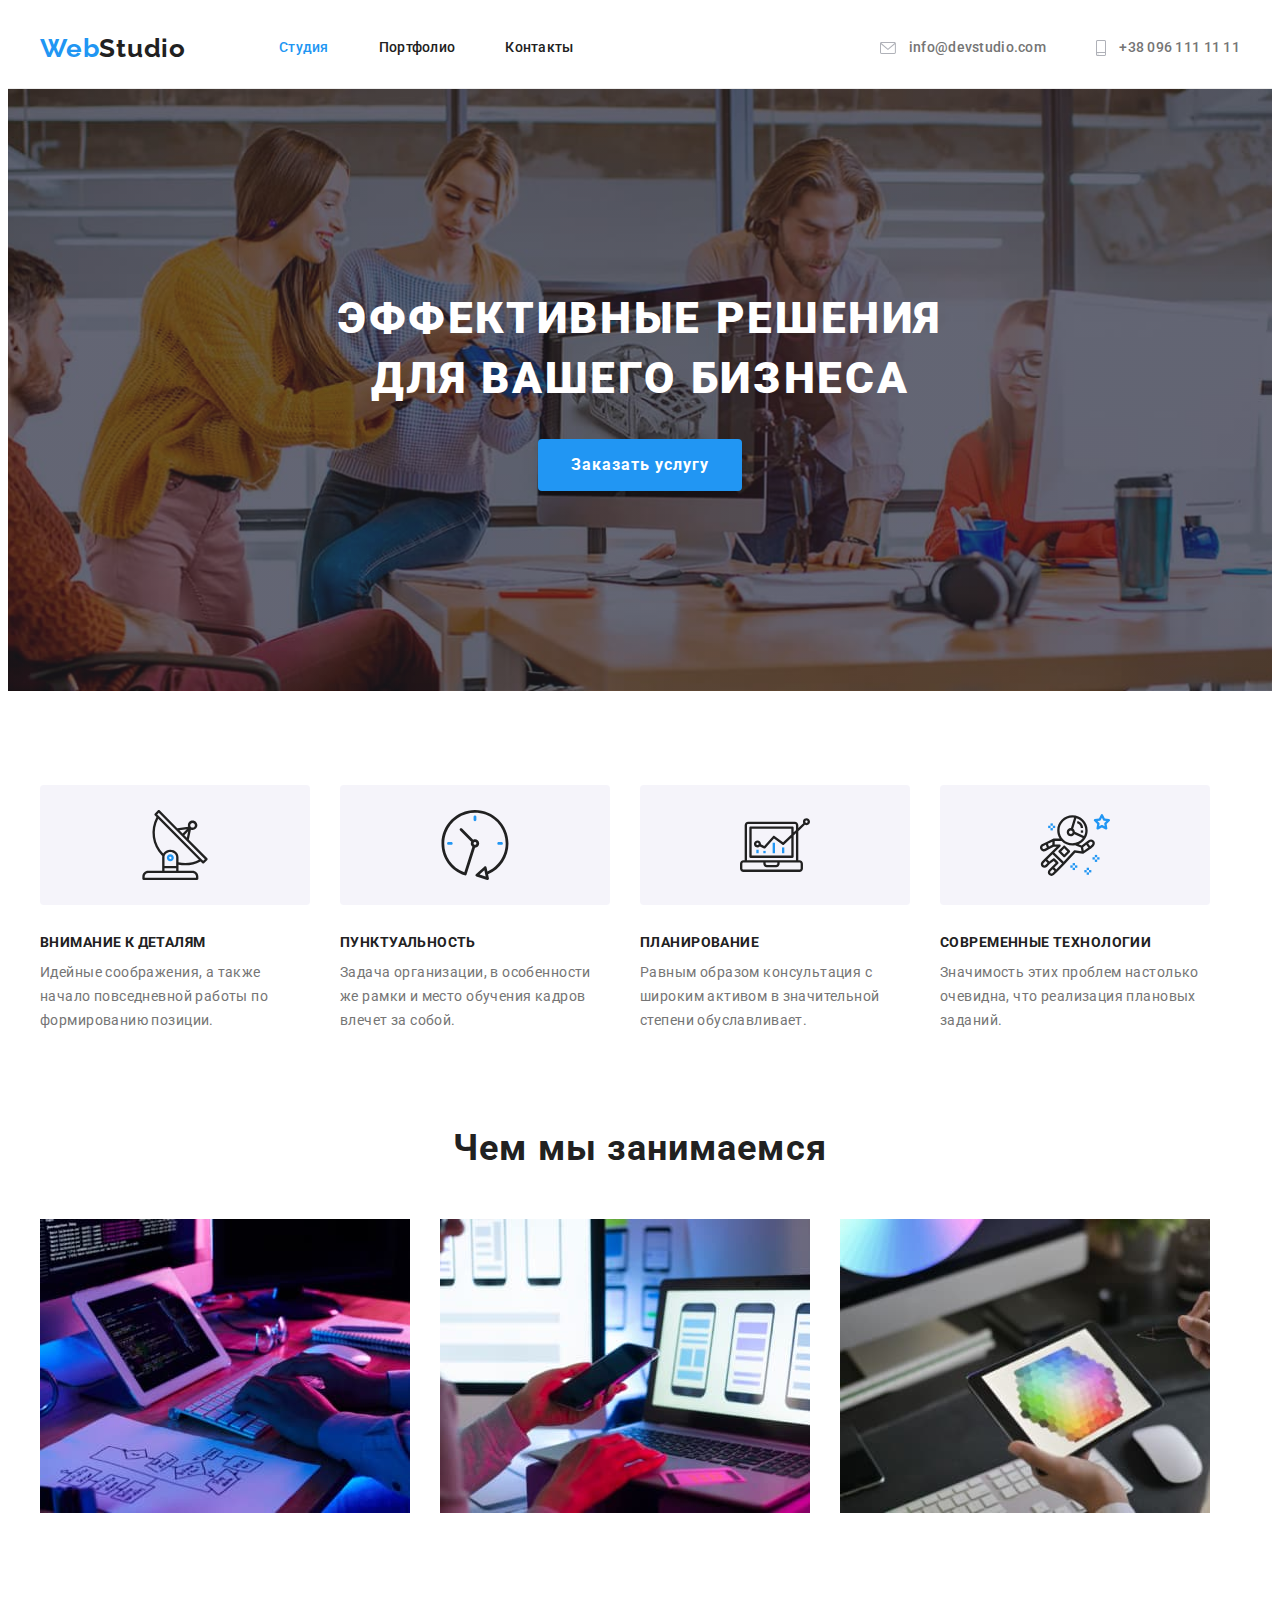
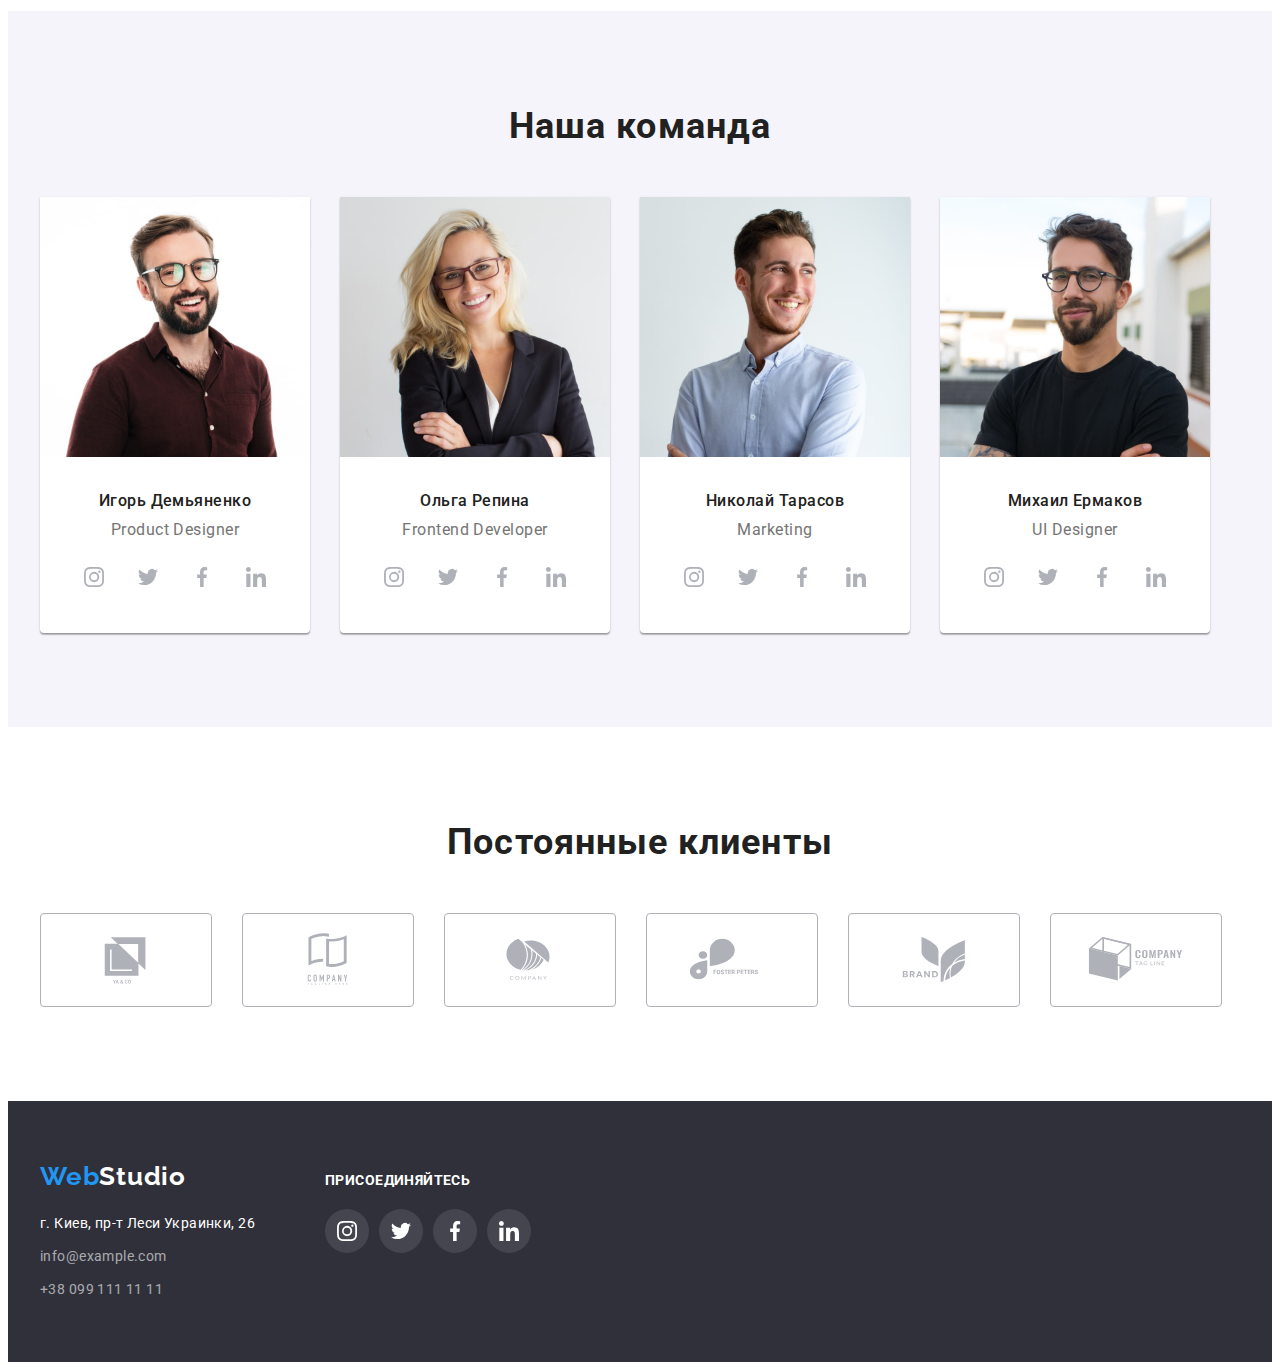
<file: index.html>
<!DOCTYPE html>
<html lang="ru">

<head>
    <meta charset="UTF-8">
    <meta http-equiv="X-UA-Compatible" content="IE=edge">
    <meta name="viewport" content="width=device-width, initial-scale=1.0">
    <title>WebStudio</title>

    <link rel="preconnect" href="https://fonts.googleapis.com">
    <link rel="preconnect" href="https://fonts.gstatic.com" crossorigin>
    <link href="https://fonts.googleapis.com/css2?family=Raleway:wght@700&family=Roboto:wght@400;500;700;900&display=swap"
    rel="stylesheet">

    <link rel="stylesheet" href="https://cdnjs.cloudflare.com/ajax/libs/modern-normalize/1.1.0/modern-normalize.min.css"
    integrity="sha512-wpPYUAdjBVSE4KJnH1VR1HeZfpl1ub8YT/NKx4PuQ5NmX2tKuGu6U/JRp5y+Y8XG2tV+wKQpNHVUX03MfMFn9Q=="
    crossorigin="anonymous" referrerpolicy="no-referrer">

    <link rel="stylesheet" href="./css/styles.css">
</head>

<body>
    <header class="header">
        <div class="container head">
            <a class="logo top" href="./index.html">Web<span class="logo-accent-head">Studio</span></a>
            <nav class="nav">
                <ul class="ul-nav">
                    <li class="item"><a class="nav-link current" href="./index.html">Студия</a></li>
                    <li class="item"><a class="nav-link" href="./portfolio.html">Портфолио</a></li>
                    <li class="item"><a class="nav-link" href="">Контакты</a></li>
                </ul>
            </nav>
            <a class="contact-head" href="mailto:info@devstudio.com">
                <svg class="icon-envelope" style="width: 16px; height: 12px;">
                    <use href="./images/icons.svg#icon-envelope"></use>
                </svg>
                info@devstudio.com
            </a>
            <a class="contact-head" href="tel:+380961111111">
                <svg class="icon-smartphone" style="width: 10px; height: 16px;">
                    <use href="./images/icons.svg#icon-smartphone"></use>
                </svg>
                +38 096 111 11 11
            </a>
        </div>
    </header>

    <main>
        <section class="section-title">
            <div class="container">
                <h1 class="title-h1">Эффективные решения <br /> для вашего бизнеса</h1>
                <button type="button" class="btn">Заказать услугу</button>
            </div>
        </section>
        
        <section class="section-advantage">
            <div class="container">
                <h2 class="visually-hidden">Наши преимущества</h2>
                <ul class="ul-advantage">
                    <li class="item antenna">
                        <h3 class="advantege-h3">Внимание к деталям</h3>
                        <p class="advantege">Идейные соображения, а также начало повседневной работы по формированию позиции.</p>
                    </li>
            
                    <li class="item clock">
                        <h3 class="advantege-h3">Пунктуальность</h3>
                        <p class="advantege">Задача организации, в особенности же рамки и место обучения кадров влечет за собой.</p>
                    </li>
            
                    <li class="item diagram">
                        <h3 class="advantege-h3">Планирование</h3>
                        <p class="advantege">Равным образом консультация с широким активом в значительной степени обуславливает.</p>
                    </li>
            
                    <li class="item astronaut">
                        <h3 class="advantege-h3">Современные технологии</h3>
                        <p class="advantege">Значимость этих проблем настолько очевидна, что реализация плановых заданий.</p>
                    </li>
                </ul>
            </div>
        </section>
        
        <section class="section-doing">
            <div class="container">
                <h2 class="title-doing">Чем мы занимаемся</h2>

                <ul class="ul-doing">
                    <li class="item"><img src="./images/box-1.jpg" width="370" alt="пример работы" /> </li>
                    <li class="item"><img src="./images/box-2.jpg" width="370" alt="пример работы" /> </li>
                    <li class="item"><img src="./images/box-3.jpg" width="370" alt="пример работы" /> </li>
                </ul>
            </div>
        </section>

        <section class="section-team">
            <div class="container">
                <h2 class="title-team">Наша команда</h2>
                <ul class="ul-team">
                    <li class="item"> <img src="./images/photo-id.jpg" width="270" alt="фото Игорь Демьяненко" />
                        <h3 class="h3-team">Игорь Демьяненко</h3>
                        <p class="p-team" lang="en">Product Designer</p>
                        <ul class="ul-social-networks">
                            <li class="item">
                                <a class="cocial-link instagram" href="">
                                    <svg class="social-icon" style="width: 44px; height: 44px;">
                                        <use href="./images/icons.svg#icon-instagram"></use>
                                    </svg>
                                </a>
                            </li>
                            <li class="item">
                                <a class="cocial-link twitter" href="">
                                    <svg class="social-icon" style="width: 44px; height: 44px;">
                                        <use href="./images/icons.svg#icon-twitter"></use>
                                    </svg>
                                </a>
                            </li>
                            <li class="item">
                                <a class="cocial-link facebook" href="">
                                    <svg class="social-icon" style="width: 44px; height: 44px;">
                                        <use href="./images/icons.svg#icon-facebook"></use>
                                    </svg>
                                </a>
                            </li>
                            <li class="item">
                                <a class="cocial-link linkedin" href="">
                                    <svg class="social-icon" style="width: 44px; height: 44px;">
                                        <use href="./images/icons.svg#icon-linkedin"></use>
                                    </svg>
                                </a>
                            </li>
                        </ul>
                    </li>
                
                    <li class="item"> <img src="./images/photo-or.jpg" width="270" alt="фото Ольга Репина" />
                        <h3 class="h3-team">Ольга Репина</h3>
                        <p class="p-team" lang="en">Frontend Developer</p>
                        <ul class="ul-social-networks">
                            <li class="item">
                                <a class="cocial-link instagram" href="">
                                    <svg class="social-icon" style="width: 44px; height: 44px;">
                                        <use href="./images/icons.svg#icon-instagram"></use>
                                    </svg>
                                </a>
                            </li>
                            <li class="item">
                                <a class="cocial-link twitter" href="">
                                    <svg class="social-icon" style="width: 44px; height: 44px;">
                                        <use href="./images/icons.svg#icon-twitter"></use>
                                    </svg>
                                </a>
                            </li>
                            <li class="item">
                                <a class="cocial-link facebook" href="">
                                    <svg class="social-icon" style="width: 44px; height: 44px;">
                                        <use href="./images/icons.svg#icon-facebook"></use>
                                    </svg>
                                </a>
                            </li>
                            <li class="item">
                                <a class="cocial-link linkedin" href="">
                                    <svg class="social-icon" style="width: 44px; height: 44px;">
                                        <use href="./images/icons.svg#icon-linkedin"></use>
                                    </svg>
                                </a>
                            </li>
                        </ul>
                    </li>
                
                    <li class="item"> <img src="./images/photo-nt.jpg" width="270" alt="фото Николай Тарасов" />
                        <h3 class="h3-team">Николай Тарасов</h3>
                        <p class="p-team" lang="en">Marketing</p>
                        <ul class="ul-social-networks">
                            <li class="item">
                                <a class="cocial-link instagram" href="">
                                    <svg class="social-icon" style="width: 44px; height: 44px;">
                                        <use href="./images/icons.svg#icon-instagram"></use>
                                    </svg>
                                </a>
                            </li>
                            <li class="item">
                                <a class="cocial-link twitter" href="">
                                    <svg class="social-icon" style="width: 44px; height: 44px;">
                                        <use href="./images/icons.svg#icon-twitter"></use>
                                    </svg>
                                </a>
                            </li>
                            <li class="item">
                                <a class="cocial-link facebook" href="">
                                    <svg class="social-icon" style="width: 44px; height: 44px;">
                                        <use href="./images/icons.svg#icon-facebook"></use>
                                    </svg>
                                </a>
                            </li>
                            <li class="item">
                                <a class="cocial-link linkedin" href="">
                                    <svg class="social-icon" style="width: 44px; height: 44px;">
                                        <use href="./images/icons.svg#icon-linkedin"></use>
                                    </svg>
                                </a>
                            </li>
                        </ul>
                    </li>
                
                    <li class="item"> <img src="./images/photo-me.jpg" width="270" alt="фото Михаил Ермаков" />
                        <h3 class="h3-team">Михаил Ермаков</h3>
                        <p class="p-team" lang="en">UI Designer</p>
                        <ul class="ul-social-networks">
                            <li class="item">
                                <a class="cocial-link instagram" href="">
                                    <svg class="social-icon" style="width: 44px; height: 44px;">
                                        <use href="./images/icons.svg#icon-instagram"></use>
                                    </svg>
                                </a>
                            </li>
                            <li class="item">
                                <a class="cocial-link twitter" href="">
                                    <svg class="social-icon" style="width: 44px; height: 44px;">
                                        <use href="./images/icons.svg#icon-twitter"></use>
                                    </svg>
                                </a>
                            </li>
                            <li class="item">
                                <a class="cocial-link facebook" href="">
                                    <svg class="social-icon" style="width: 44px; height: 44px;">
                                        <use href="./images/icons.svg#icon-facebook"></use>
                                    </svg>
                                </a>
                            </li>
                            <li class="item">
                                <a class="cocial-link linkedin" href="">
                                    <svg class="social-icon" style="width: 44px; height: 44px;">
                                        <use href="./images/icons.svg#icon-linkedin"></use>
                                    </svg>
                                </a>
                            </li>
                        </ul>
                    </li>
                </ul>
            </div>
        </section>

        <section class="section-clients">
            <div class="container">
                <h2 class="h2-clients">Постоянные клиенты</h2>
                <ul class="ul-clients">
                    <li class="list-clients">
                        <a class="link-clients" href="">
                            <svg class="icon-logo" style="width: 106px; height: 60px;">
                                <use href="./images/icons.svg#icon-logo-ya-co"></use>
                            </svg>
                        </a>
                    </li>
                    <li class="list-clients">
                        <a class="link-clients" href="">
                            <svg class="icon-logo" style="width: 106px; height: 60px;">
                                <use href="./images/icons.svg#icon-logo-cth"></use>
                            </svg>
                        </a>
                    </li>
                    <li class="list-clients">
                        <a class="link-clients" href="">
                            <svg class="icon-logo" style="width: 106px; height: 60px;">
                                <use href="./images/icons.svg#icon-logo-company"></use>
                            </svg>
                        </a>
                    </li>
                    <li class="list-clients">
                        <a class="link-clients" href="">
                            <svg class="icon-logo" style="width: 106px; height: 60px;">
                                <use href="./images/icons.svg#icon-logo-fp"></use>
                            </svg>
                        </a>
                    </li>
                    <li class="list-clients">
                        <a class="link-clients" href="">
                            <svg class="icon-logo" style="width: 106px; height: 60px;">
                                <use href="./images/icons.svg#icon-logo-brand"></use>
                            </svg>
                        </a>
                    </li>
                    <li class="list-clients">
                        <a class="link-clients" href="">
                            <svg class="icon-logo" style="width: 106px; height: 60px;">
                                <use href="./images/icons.svg#icon-logo-ctl"></use>
                            </svg>
                        </a>
                    </li>
                </ul>
            </div>
        </section>
    </main>

    <footer class="footer">
        <div class="container" style="display: flex;">
            <div>
                <a class="logo bottom" href="./index.html">Web<span class="logo-accent-footer">Studio</span></a>
                <address>
                    <ul class="ul-contact">
                        <li class="item"><a class="address" href="">г. Киев, пр-т Леси Украинки, 26</a></li>
                        <li class="item"><a class="contact-footer" href="mailto:info@example.com">info@example.com</a></li>
                        <li class="item"><a class="contact-footer" href="tel:+380991111111">+38 099 111 11 11</a></li>
                    </ul>
                </address>
            </div>
            <div class="footer-social-networks">
                <h2 class="title">присоединяйтесь</h2>
                <ul class="ul-social-networks bottom">
                    <li class="item">
                        <a class="cocial-link instagram" href="">
                            <svg class="social-icon" style="width: 44px; height: 44px;">
                                <use href="./images/icons.svg#icon-instagram"></use>
                            </svg>
                        </a>
                    </li>
                    <li class="item">
                        <a class="cocial-link twitter" href="">
                            <svg class="social-icon" style="width: 44px; height: 44px;">
                                <use href="./images/icons.svg#icon-twitter"></use>
                            </svg>
                        </a>
                    </li>
                    <li class="item">
                        <a class="cocial-link facebook" href="">
                            <svg class="social-icon" style="width: 44px; height: 44px;">
                                <use href="./images/icons.svg#icon-facebook"></use>
                            </svg>
                        </a>
                    </li>
                    <li class="item">
                        <a class="cocial-link linkedin" href="">
                            <svg class="social-icon" style="width: 44px; height: 44px;">
                                <use href="./images/icons.svg#icon-linkedin"></use>
                            </svg>
                        </a>
                    </li>
                </ul>
            </div>
        </div>
    </footer>

</body>
</html>
</file>
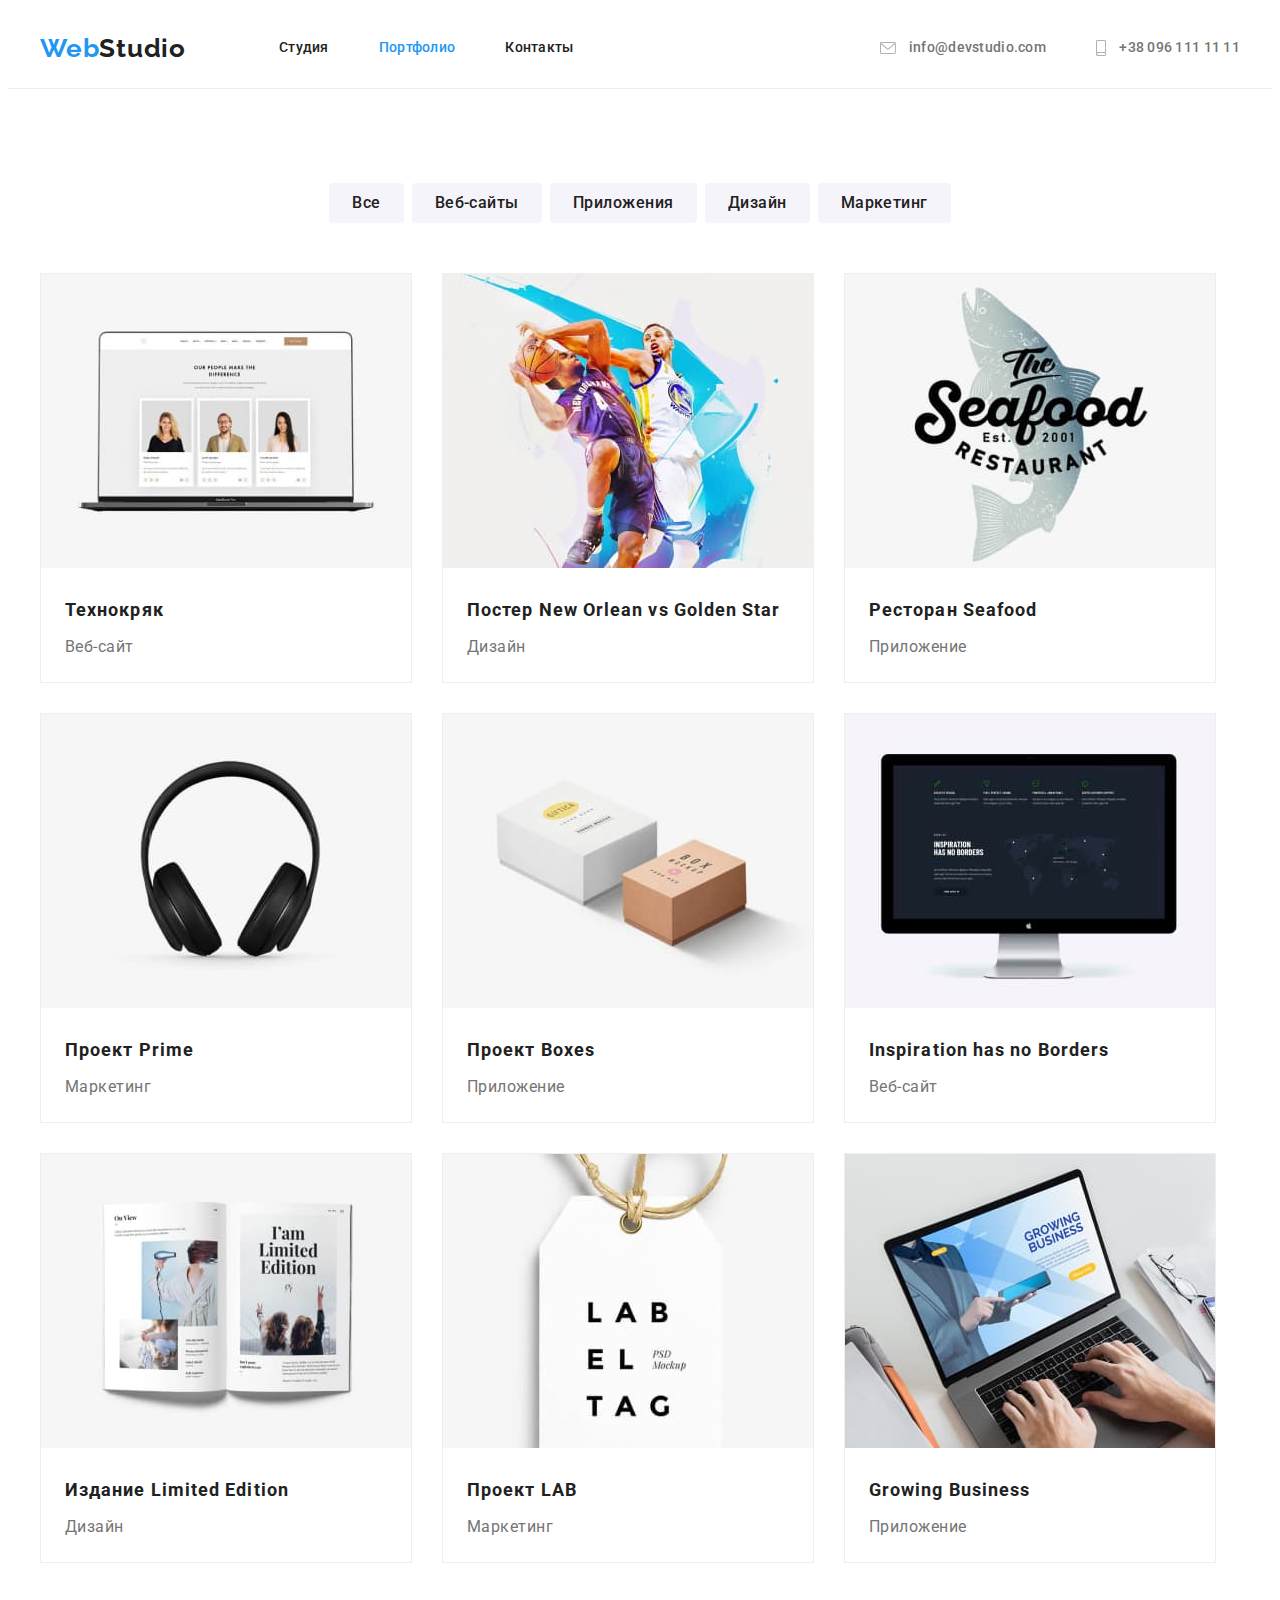
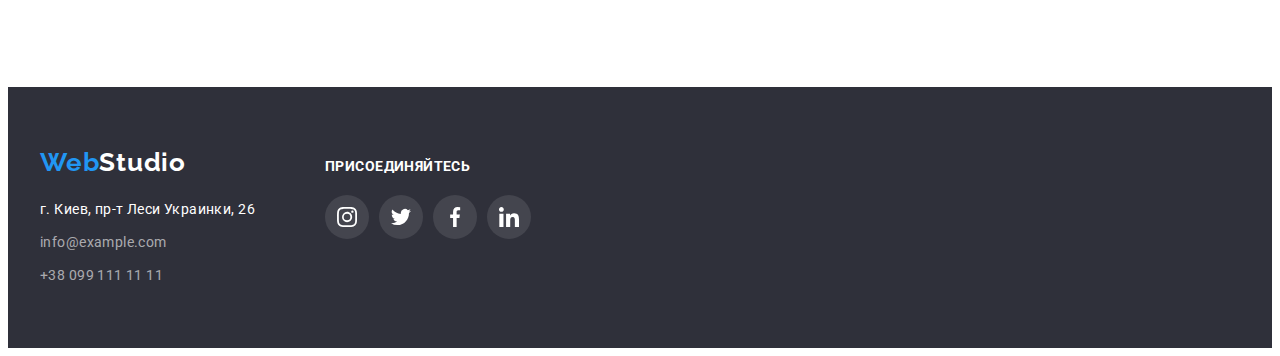
<file: portfolio.html>
<!DOCTYPE html>
<html lang="ru">

<head>
    <meta charset="UTF-8">
    <meta http-equiv="X-UA-Compatible" content="IE=edge">
    <meta name="viewport" content="width=device-width, initial-scale=1.0">
    <title>WebStudio</title>

    <link rel="preconnect" href="https://fonts.googleapis.com">
    <link rel="preconnect" href="https://fonts.gstatic.com" crossorigin>
    <link href="https://fonts.googleapis.com/css2?family=Raleway:wght@700&family=Roboto:wght@400;500;700;900&display=swap"
    rel="stylesheet">

    <link rel="stylesheet" href="https://cdnjs.cloudflare.com/ajax/libs/modern-normalize/1.1.0/modern-normalize.min.css"
    integrity="sha512-wpPYUAdjBVSE4KJnH1VR1HeZfpl1ub8YT/NKx4PuQ5NmX2tKuGu6U/JRp5y+Y8XG2tV+wKQpNHVUX03MfMFn9Q=="
    crossorigin="anonymous" referrerpolicy="no-referrer">

    <link rel="stylesheet" href="./css/styles.css">
</head>

<body>
    <header class="header">
        <div class="container head">
            <a class="logo top" href="./index.html">Web<span class="logo-accent-head">Studio</span></a>
            <nav class="nav">
                <ul class="ul-nav">
                    <li class="item"><a class="nav-link" href="./index.html">Студия</a></li>
                    <li class="item"><a class="nav-link current" href="./portfolio.html">Портфолио</a></li>
                    <li class="item"><a class="nav-link" href="">Контакты</a></li>
                </ul>
            </nav>
            <a class="contact-head" href="mailto:info@devstudio.com">
                <svg class="icon-envelope" style="width: 16px; height: 12px;">
                    <use href="./images/icons.svg#icon-envelope"></use>
                </svg>
                info@devstudio.com
            </a>
            <a class="contact-head" href="tel:+380961111111">
                <svg class="icon-smartphone" style="width: 10px; height: 16px;">
                    <use href="./images/icons.svg#icon-smartphone"></use>
                </svg>
                +38 096 111 11 11
            </a>
        </div>
    </header>
    
    <main>
        <section class="section-portfolio">
            <div class="container">
                <h1 class="visually-hidden">Портфолио</h1>
                <ul class="ul-filter">
                    <li class="item"><button type="button" class="btn-filter">Все</button></li>
                    <li class="item"><button type="button" class="btn-filter">Веб-сайты</button></li>
                    <li class="item"><button type="button" class="btn-filter">Приложения</button></li>
                    <li class="item"><button type="button" class="btn-filter">Дизайн</button></li>
                    <li class="item"><button type="button" class="btn-filter">Маркетинг</button></li>
                </ul>

                <ul class="ul-portfolio">
                    <li class="item">
                        <a class="link-portfolio" href="">
                            <img class="figure" src="./images/img-one.jpg" alt="лэптоп на котором открыть веб сайт">
                            <div class="item">
                                <h2 class="h2-portfolio">Технокряк</h2>
                                <p class="text-portfolio">Веб-сайт</p>
                            </div>
                        </a>
                    </li>
                
                    <li class="item">
                        <a class="link-portfolio" href="">
                            <img class="figure" src="./images/img-two.jpg" alt="два баскетболиста">
                            <div class="item">
                                <h2 class="h2-portfolio">Постер <span lang="en">New Orlean vs Golden Star</span></h2>
                                <p class="text-portfolio">Дизайн</p>
                            </div>
                            
                        </a>
                    </li>
                
                    <li class="item">
                        <a class="link-portfolio" href="">
                            <img class="figure" src="./images/img-three.jpg" alt="логотип ресторана">
                            <div class="item">
                                <h2 class="h2-portfolio">Ресторан <span lang="en">Seafood</span></h2>
                                <p class="text-portfolio">Приложение</p>
                            </div>
                        </a>
                    </li>
                
                    <li class="item">
                        <a class="link-portfolio" href="">
                            <img class="figure" src="./images/img-four.jpg" alt="наушники">
                            <div class="item">
                                <h2 class="h2-portfolio">Проект <span lang="en">Prime</span></h2>
                                <p class="text-portfolio">Маркетинг</p>
                            </div>
                        </a>
                    </li>
                
                    <li class="item">
                        <a class="link-portfolio" href="">
                            <img class="figure" src="./images/img-five.jpg" alt="две коробки">
                            <div class="item">
                                <h2 class="h2-portfolio">Проект <span lang="en">Boxes</span></h2>
                                <p class="text-portfolio">Приложение</p>
                            </div>
                        </a>
                    </li>
                
                    <li class="item">
                        <a class="link-portfolio" href="">
                            <img class="figure" src="./images/img-six.jpg" alt="монитор компьютера на котором открыть веб сайт">
                            <div class="item">
                                <h2 class="h2-portfolio" lang="en">Inspiration has no Borders</h2>
                                <p class="text-portfolio">Веб-сайт</p>
                            </div>
                        </a>
                    </li>
                
                    <li class="item">
                        <a class="link-portfolio" href="">
                            <img class="figure" src="./images/img-seven.jpg" alt="открытая книга">
                            <div class="item">
                                <h2 class="h2-portfolio">Издание <span lang="en">Limited Edition</span></h2>
                                <p class="text-portfolio">Дизайн</p>
                            </div>
                        </a>
                    </li>
                
                    <li class="item">
                        <a class="link-portfolio" href="">
                            <img class="figure" src="./images/img-eight.jpg" alt="брендована етикетка">
                            <div class="item">
                                <h2 class="h2-portfolio">Проект <span lang="en">LAB</span></h2>
                                <p class="text-portfolio">Маркетинг</p>
                            </div>
                        </a>
                    </li>
                
                    <li class="item">
                        <a class="link-portfolio" href="">
                            <img class="figure" src="./images/img-nine.jpg" alt="лэптоп на котором запущено приложение">
                            <div class="item">
                                <h2 class="h2-portfolio" lang="en">Growing Business</h2>
                                <p class="text-portfolio">Приложение</p>
                            </div>
                        </a>
                    </li>
                
                </ul>
            </div>
        </section>
    </main>
    <footer class="footer">
        <div class="container" style="display: flex;">
            <div>
                <a class="logo bottom" href="./index.html">Web<span class="logo-accent-footer">Studio</span></a>
                <address>
                    <ul class="ul-contact">
                        <li class="item"><a class="address" href="">г. Киев, пр-т Леси Украинки, 26</a></li>
                        <li class="item"><a class="contact-footer" href="mailto:info@example.com">info@example.com</a></li>
                        <li class="item"><a class="contact-footer" href="tel:+380991111111">+38 099 111 11 11</a></li>
                    </ul>
                </address>
            </div>
            <div class="footer-social-networks">
                <h2 class="title">присоединяйтесь</h2>
                <ul class="ul-social-networks bottom">
                    <li class="item">
                        <a class="cocial-link instagram" href="">
                            <svg class="social-icon" style="width: 44px; height: 44px;">
                                <use href="./images/icons.svg#icon-instagram"></use>
                            </svg>
                        </a>
                    </li>
                    <li class="item">
                        <a class="cocial-link twitter" href="">
                            <svg class="social-icon" style="width: 44px; height: 44px;">
                                <use href="./images/icons.svg#icon-twitter"></use>
                            </svg>
                        </a>
                    </li>
                    <li class="item">
                        <a class="cocial-link facebook" href="">
                            <svg class="social-icon" style="width: 44px; height: 44px;">
                                <use href="./images/icons.svg#icon-facebook"></use>
                            </svg>
                        </a>
                    </li>
                    <li class="item">
                        <a class="cocial-link linkedin" href="">
                            <svg class="social-icon" style="width: 44px; height: 44px;">
                                <use href="./images/icons.svg#icon-linkedin"></use>
                            </svg>
                        </a>
                    </li>
                </ul>
            </div>
        </div>
    </footer>
    
    </body>
    
    </html>
</file>
<file: css/styles.css>
:root {
  --primary-text-color: #757575;
  --title-text-color: #212121;
  --accent-color: #2196f3;
  --primary-white-color: #ffffff;
  --contact-color: rgba(255, 255, 255, 0.6);
}

body {
  color: var(--primary-text-color);
  font-family: Roboto, sans-serif;
}

/* temporary decision */

/* .container {
  outline: 1px dashed red;
}

.ul-portfolio .item {
  outline: 1px solid red;
} */

.visually-hidden {
  position: absolute;
  white-space: nowrap;
  width: 1px;
  height: 1px;
  overflow: hidden;
  border: 0;
  padding: 0;
  clip: rect(0 0 0 0);
  clip-path: inset(50%);
  margin: -1px;
}

/* container */

.container {
  width: 1200px;
  padding-left: 15px;
  padding-right: 15px;
  margin: 0 auto;
}

/* header */

.header {
  border-bottom: 1px solid #ececec;
}

.container.head {
  display: flex;
  align-items: center;
}

.logo.top {
  margin-right: 93px;
}

.logo {
  font-family: Raleway, sans-serif;
  color: var(--accent-color);
  text-decoration: none;
  font-weight: 700;
  font-size: 26px;
  line-height: 1.19;
  letter-spacing: 0.03em;
}

.logo-accent-head {
  color: var(--title-text-color);
}

.nav-link {
  display: block;
  padding-top: 32px;
  padding-bottom: 32px;
  color: var(--title-text-color);
  text-decoration: none;
  font-weight: 500;
  font-size: 14px;
  line-height: 1.14;
  letter-spacing: 0.02em;
}

.nav-link:hover,
.nav-link:focus {
  color: var(--accent-color);
}

.nav-link.current {
  color: var(--accent-color);
}

.ul-nav {
  display: flex;
  list-style-type: none;
  margin-top: 0;
  margin-bottom: 0;
  padding-left: 0;
}

.ul-nav .item:not(:last-child) {
  margin-right: 50px;
}

.contact-head:not(:last-child) {
  margin-right: 50px;
  margin-left: auto;
}

.contact-head {
  padding-top: 32px;
  padding-bottom: 32px;
  color: var(--primary-text-color);
  text-decoration: none;
  font-weight: 500;
  font-size: 14px;
  line-height: 1.14;
  letter-spacing: 0.02em;
}

.icon-envelope {
  margin-right: 10px;
  vertical-align: middle;
  fill: #afb1b8;
}

.icon-smartphone {
  margin-right: 10px;
  vertical-align: middle;
  fill: #afb1b8;
}

.contact-head:hover,
.contact-head:focus {
  color: var(--accent-color);
}

.contact-head:hover > .icon-envelope,
.contact-head:focus > .icon-envelope {
  fill: var(--accent-color);
}

.contact-head:hover > .icon-smartphone,
.contact-head:focus > .icon-smartphone {
  fill: var(--accent-color);
}

/* main */

.section-title {
  padding: 200px 0px;
  margin: 0px auto;
  text-align: center;
  max-width: 1600px;
  background-image: linear-gradient(to right, rgba(47, 48, 58, 0.4), rgba(47, 48, 58, 0.4)),
    url(../images/img-background.jpg);
  background-color: #c4c4c4;
  background-size: cover;
  background-position: center;
  background-repeat: no-repeat;
}

.title-h1 {
  margin-top: 0;
  margin-bottom: 30px;
  color: var(--primary-white-color);
  font-weight: 900;
  font-size: 44px;
  line-height: 1.36;
  text-align: center;
  letter-spacing: 0.06em;
  text-transform: uppercase;
}

.btn {
  min-width: 200px;
  padding: 10px 32px;
  border-radius: 4px;
  box-shadow: 0px 4px 4px rgba(0, 0, 0, 0.15);
  border: 1px solid transparent;
  background-color: var(--accent-color);
  color: var(--primary-white-color);
  font-family: Roboto, sans-serif;
  font-weight: bold;
  font-size: 16px;
  line-height: 1.87;
  align-items: center;
  text-align: center;
  letter-spacing: 0.06em;
  cursor: pointer;
}

.btn:hover,
.btn:focus {
  color: var(--title-text-color);
}

.section-advantage {
  padding: 94px 0px;
}

.ul-advantage {
  display: flex;
  flex-wrap: wrap;
  list-style-type: none;
  margin-top: 0;
  margin-bottom: 0;
  padding: 0;
}

.ul-advantage .item::before {
  display: block;
  content: '';
  height: 120px;
  margin-bottom: 30px;
  background-color: #f5f4fa;
  border-radius: 4px;
  background-repeat: no-repeat;
  background-position: center;
}

.ul-advantage .item.antenna::before {
  background-image: url(../images/antenna.svg);
  background-size: 70px 70px;
}

.ul-advantage .item.clock::before {
  background-image: url(../images/clock.svg);
  background-size: 70px 70px;
}

.ul-advantage .item.diagram::before {
  background-image: url(../images/diagram.svg);
  background-size: 70px 70px;
}

.ul-advantage .item.astronaut::before {
  background-image: url(../images/astronaut.svg);
  background-size: 70px 70px;
}

.advantege-h3 {
  margin-top: 0;
  margin-bottom: 10px;
  color: var(--title-text-color);
  font-weight: bold;
  font-size: 14px;
  line-height: 1.14;
  letter-spacing: 0.03em;
  text-transform: uppercase;
}

.advantege {
  width: 270px;
  font-size: 14px;
  line-height: 1.71;
  letter-spacing: 0.03em;
  margin-top: 0;
  margin-bottom: 0;
}

.ul-advantage .item:not(:nth-child(4n)) {
  margin-right: 30px;
}

.section-doing {
  padding-bottom: 94px;
}

.title-doing {
  margin-top: 0;
  margin-bottom: 50px;
  font-weight: bold;
  font-size: 36px;
  line-height: 1.17;
  text-align: center;
  letter-spacing: 0.03em;
  color: var(--title-text-color);
}

.ul-doing {
  display: flex;
  flex-wrap: wrap;
  margin-top: 0;
  margin-bottom: 0;
  padding: 0;
  list-style-type: none;
}

.ul-doing .item:not(:nth-child(3n)) {
  margin-right: 30px;
}

.section-team {
  padding: 94px 0px;
  background-color: #f5f4fa;
}

.title-team {
  margin-top: 0;
  margin-bottom: 50px;
  font-weight: bold;
  font-size: 36px;
  line-height: 1.17;
  text-align: center;
  letter-spacing: 0.03em;
  color: var(--title-text-color);
}

.ul-team {
  display: flex;
  flex-wrap: wrap;
  margin-top: 0;
  margin-bottom: 0;
  padding: 0;
  list-style-type: none;
}

.ul-team > .item:not(:nth-child(4n)) {
  margin-right: 30px;
}

.ul-team > .item {
  padding-bottom: 30px;
  border-radius: 0 0 4px 4px;
  box-shadow: 0px 1px 3px rgba(0, 0, 0, 0.12), 0px 1px 1px rgba(0, 0, 0, 0.14),
    0px 2px 1px rgba(0, 0, 0, 0.2);
  background-color: var(--primary-white-color);
}

.h3-team {
  margin-top: 30px;
  margin-bottom: 0;
  font-weight: 500;
  font-size: 16px;
  line-height: 1.19;
  letter-spacing: 0.03em;
  text-align: center;
  color: var(--title-text-color);
}

.p-team {
  margin-top: 10px;
  margin-bottom: 0;
  font-size: 16px;
  line-height: 1.19;
  letter-spacing: 0.03em;
  text-align: center;
}

.ul-social-networks {
  list-style-type: none;
  display: flex;
  padding: 0px;
  margin-top: 16px;
  margin-bottom: 0px;
  justify-content: center;
  align-content: center;
}

.ul-social-networks .item:not(:last-child) {
  margin-right: 10px;
}

.cocial-link {
  display: inline-block;
  width: 44px;
  height: 44px;
}

.social-icon {
  fill: #afb1b8;
}

.instagram:hover > .social-icon,
.instagram:focus > .social-icon {
  fill: #fff;
  background-color: var(--accent-color);
  border-radius: 50%;
}

.twitter:hover > .social-icon,
.twitter:focus > .social-icon {
  fill: #fff;
  background-color: var(--accent-color);
  border-radius: 50%;
}

.facebook:hover > .social-icon,
.facebook:focus > .social-icon {
  fill: #fff;
  background-color: var(--accent-color);
  border-radius: 50%;
}

.linkedin:hover > .social-icon,
.linkedin:focus > .social-icon {
  fill: #fff;
  background-color: var(--accent-color);
  border-radius: 50%;
}

.section-clients {
  padding: 94px 0px;
}

.h2-clients {
  margin-top: 0;
  margin-bottom: 50px;
  font-weight: bold;
  font-size: 36px;
  line-height: 1.17;
  text-align: center;
  letter-spacing: 0.03em;
  color: var(--title-text-color);
}

.ul-clients {
  display: flex;
  flex-wrap: wrap;
  margin-top: 0;
  margin-bottom: 0;
  padding: 0;
  list-style-type: none;
}

.list-clients:not(:nth-child(6n)) {
  margin-right: 30px;
}

.link-clients {
  display: flex;
  width: 170px;
  height: 92px;
  border: 1px solid #afb1b8;
  border-radius: 4px;
  align-items: center;
  justify-content: center;
}

.icon-logo {
  fill: #afb1b8;
}

.link-clients:hover,
.link-clients:focus {
  border-color: var(--accent-color);
}

.link-clients:hover > .icon-logo,
.link-clients:focus > .icon-logo {
  fill: var(--accent-color);
}

/* footer */

.footer {
  padding: 60px 0px;
  background-color: #2f303a;
}

.logo.bottom {
  display: inline-block;
  margin-bottom: 20px;
}

.logo-accent-footer {
  color: var(--primary-white-color);
}

.ul-contact {
  list-style-type: none;
  margin-top: 0;
  margin-bottom: 0;
  padding-left: 0;
}

.ul-contact .item:not(:last-child) {
  margin-bottom: 9px;
}

.address {
  color: var(--primary-white-color);
  font-style: normal;
  font-size: 14px;
  line-height: 1.71;
  letter-spacing: 0.03em;
  text-decoration: none;
}

.address:hover,
.address:focus {
  color: var(--accent-color);
}

.contact-footer {
  color: var(--contact-color);
  font-style: normal;
  font-size: 14px;
  line-height: 1.71;
  letter-spacing: 0.03em;
  text-decoration: none;
}

.contact-footer:hover,
.contact-footer:focus {
  color: var(--accent-color);
}

.ul-social-networks.bottom {
  margin-top: 20px;
}

.footer-social-networks {
  margin-left: 70px;
}

.footer-social-networks .title {
  margin-top: 12px;
  margin-bottom: 0px;
  font-weight: bold;
  font-size: 14px;
  line-height: 1.14;
  letter-spacing: 0.03em;
  text-transform: uppercase;
  color: var(--primary-white-color);
}

.footer .social-icon {
  border-radius: 50%;
  background-color: rgba(255, 255, 255, 0.1);
  fill: var(--primary-white-color);
}

/* main portfolio */

.section-portfolio {
  padding: 94px 0px;
}

.ul-filter {
  display: flex;
  list-style-type: none;
  margin-top: 0;
  margin-bottom: 50px;
  padding-left: 0;
  justify-content: center;
}

.ul-filter .item:not(:last-child) {
  margin-right: 8px;
}

.btn-filter {
  padding: 6px 22px;
  border-radius: 4px;
  border: 1px solid transparent;
  font-family: Roboto, sans-serif;
  background-color: #f5f4fa;
  color: var(--title-text-color);
  font-weight: 500;
  font-size: 16px;
  line-height: 1.62;
  text-align: center;
  letter-spacing: 0.03em;
}

.btn-filter:focus,
.btn-filter:hover {
  background-color: var(--accent-color);
  color: var(--primary-white-color);
  box-shadow: 0px 3px 1px rgba(0, 0, 0, 0.1), 0px 1px 2px rgba(0, 0, 0, 0.08),
    0px 2px 2px rgba(0, 0, 0, 0.12);
}

.ul-portfolio {
  display: flex;
  flex-wrap: wrap;
  list-style-type: none;
  margin-top: 0;
  margin-bottom: 0;
  padding-left: 0;
}

.ul-portfolio > .item:not(:nth-child(3n)) {
  margin-right: 30px;
}

.ul-portfolio > .item {
  margin-bottom: 30px;
  border: 1px solid #eeeeee;
  width: 370px;
}

.figure {
  width: 100%;
}

.h2-portfolio {
  margin-top: 0;
  margin-bottom: 4px;
  font-weight: bold;
  font-size: 18px;
  line-height: 2;
  letter-spacing: 0.06em;
  color: var(--title-text-color);
}

.text-portfolio {
  margin-top: 0;
  margin-bottom: 0;
  font-size: 16px;
  line-height: 1.87;
  letter-spacing: 0.03em;
  color: var(--primary-text-color);
}

.link-portfolio {
  text-decoration: none;
  display: inline-block;
  width: 100%;
  height: 100%;
}

.link-portfolio .item {
  padding: 20px 24px;
}

.link-portfolio:hover,
.link-portfolio:focus {
  box-shadow: 0px 1px 3px rgba(0, 0, 0, 0.12), 0px 1px 1px rgba(0, 0, 0, 0.14),
    0px 2px 1px rgba(0, 0, 0, 0.2);
}
</file>
